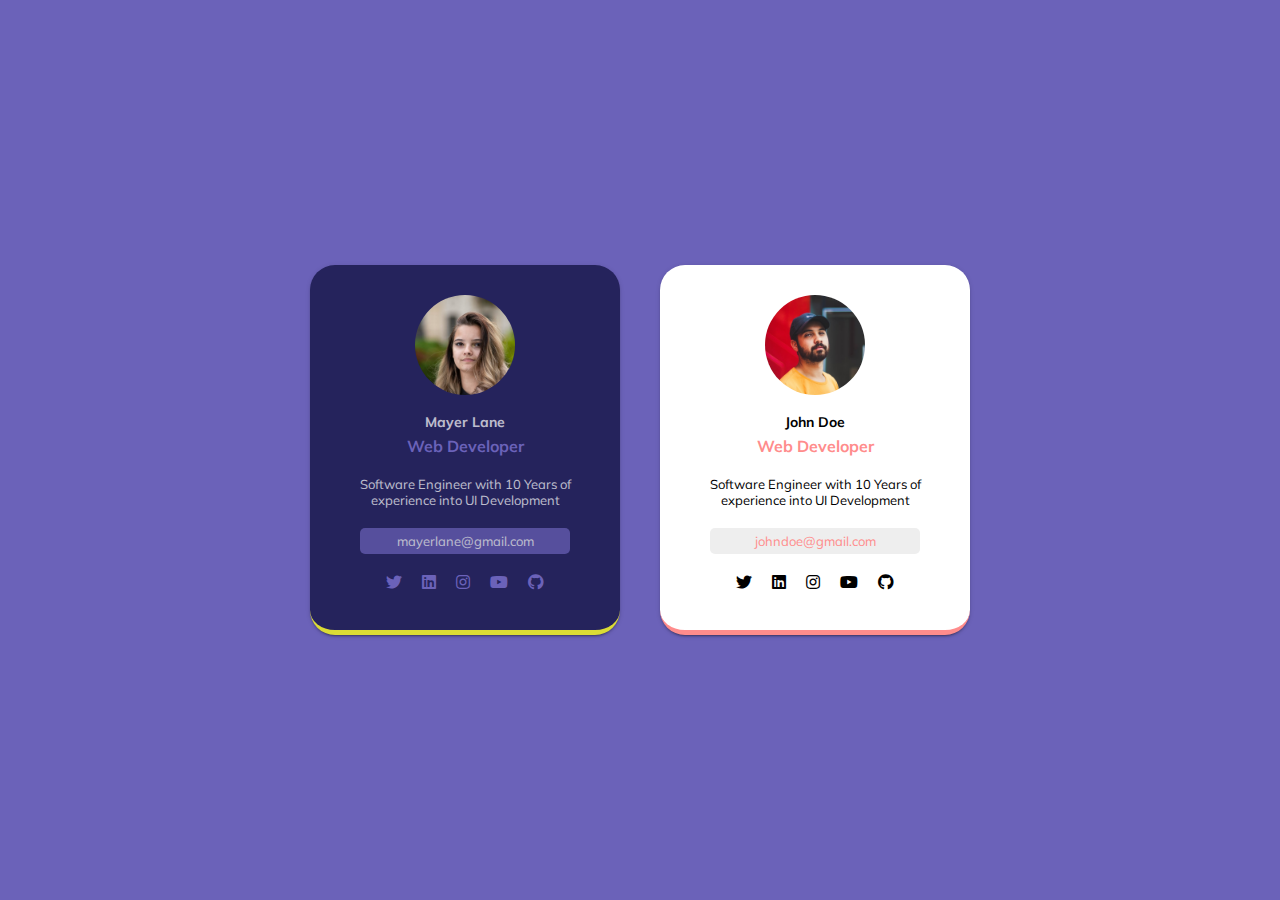
<file: cards/index.html>
<!DOCTYPE html>
<html>
  <head>
    <title>Web Tutorials</title>
    <link rel="stylesheet" href="style.css" />
  </head>
  <body>
    <div class="container">
      <div class="card dark-card">
        <img
          src="./avatar1.png"
          alt="avatar"
          height="100"
          width="100"
          class="card-avatar"
        />
        <h3 class="card-title">Mayer Lane</h3>

        <div class="card-sub-title">Web Developer</div>
        <div class="card-description">
          Software Engineer with 10 Years of experience into UI Development
        </div>
        <div class="card-email">mayerlane@gmail.com</div>
        <ul>
          <li class="fab fa-twitter"></li>
          <li class="fab fa-linkedin"></li>
          <li class="fab fa-instagram"></li>
          <li class="fab fa-youtube"></li>
          <li class="fab fa-github"></li>
        </ul>
      </div>
      <div class="card light-card">
        <img
          src="./avatar2.png"
          alt="avatar"
          height="100"
          width="100"
          class="card-avatar"
        />
        <h3 class="card-title">John Doe</h3>
        <div class="card-sub-title">Web Developer</div>
        <div class="card-description">
          Software Engineer with 10 Years of experience into UI Development
        </div>
        <div class="card-email">johndoe@gmail.com</div>
        <ul>
          <li class="fab fa-twitter"></li>
          <li class="fab fa-linkedin"></li>
          <li class="fab fa-instagram"></li>
          <li class="fab fa-youtube"></li>
          <li class="fab fa-github"></li>
        </ul>
      </div>
    </div>
  </body>
</html>
</file>
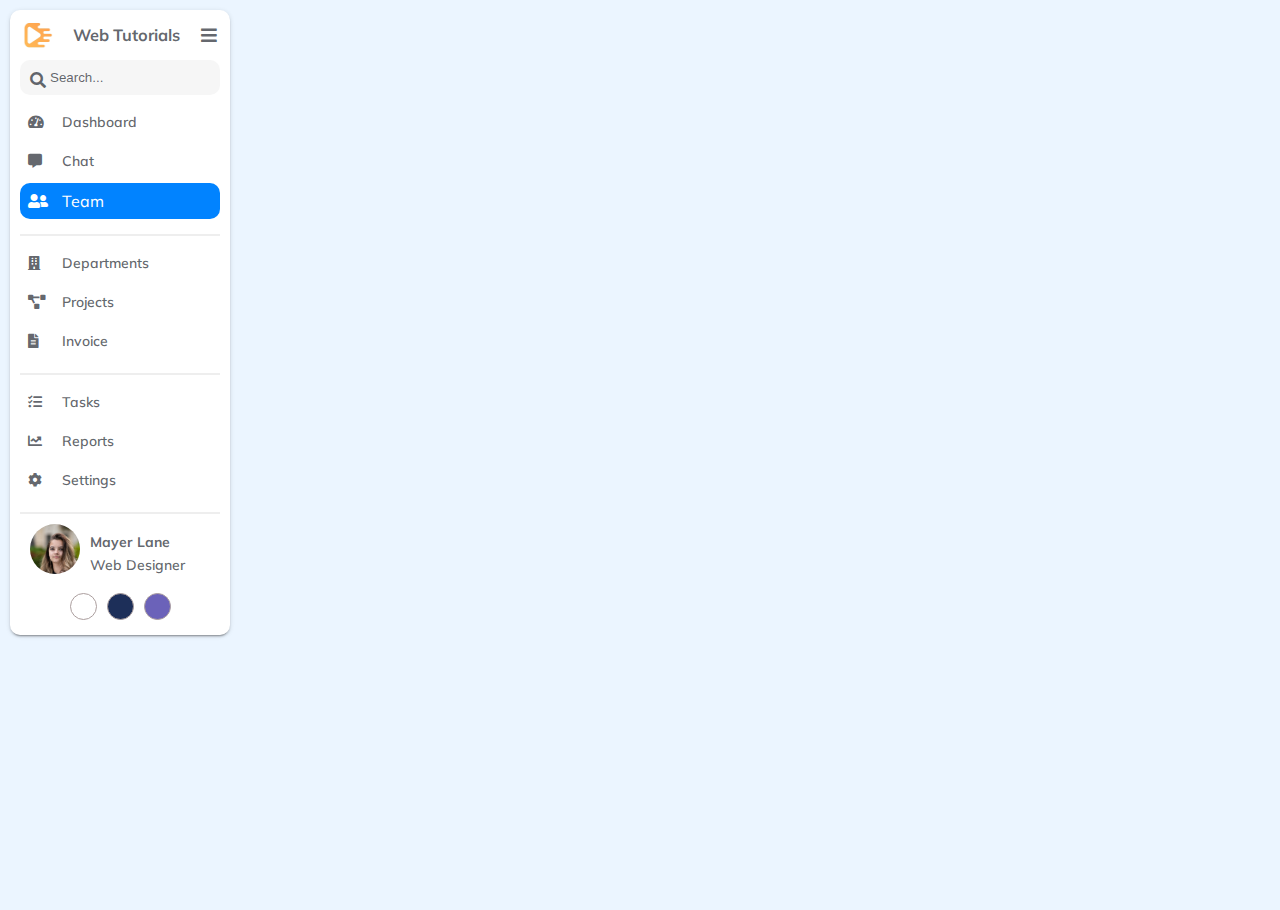
<file: responsive-sidebar-menu/index.html>
<!DOCTYPE html>
<html>
  <head>
    <title>Web Tutorials</title>
    <link rel="stylesheet" href="style.css" />
    <link rel="stylesheet" href="themes.css" />
  </head>
  <body class="light-theme">
    <main>
      <div class="menu" id="menu">
        <!-- Menu header starts here -->
        <header>
          <img src="./logo.png" height="30" width="30" />
          <h3>Web Tutorials</h3>
          <i class="fas fa-bars menu-icon" onclick="toggleMenu()"></i>
          <div onclick="toggleMenu()" class="collapse-icon">
            <i class="fas fa-chevron-down"></i>
          </div>
        </header>
        <!-- Menu search input starts here -->

        <div class="input-content">
          <i class="fas fa-search"></i>
          <input type="text" placeholder="Search..." />
        </div>

        <!-- Menu items starts here -->
        <ul>
          <li>
            <i class="fas fa-tachometer-alt"></i>
            <span>Dashboard</span>
          </li>
          <li><i class="fas fa-comment-alt"></i> <span>Chat</span></li>
          <li class="active">
            <i class="fas fa-user-friends"></i> <span>Team</span>
          </li>
        </ul>
        <ul>
          <li><i class="fas fa-building"></i> <span>Departments</span></li>
          <li><i class="fas fa-project-diagram"></i> <span>Projects</span></li>
          <li><i class="fas fa-file-alt"></i> <span>Invoice</span></li>
        </ul>
        <ul>
          <li><i class="fas fa-tasks"></i> <span>Tasks</span></li>
          <li><i class="fas fa-chart-line"></i> <span>Reports</span></li>
          <li><i class="fas fa-cog"></i> <span>Settings</span></li>
        </ul>

        <!-- User Details starts here -->
        <div class="user">
          <div class="avatar">
            <img src="./avatar.png" height="50" width="50" />
          </div>
          <div class="user-details">
            <h4>Mayer Lane</h4>
            <span>Web Designer</span>
          </div>
        </div>

        <!-- Theme buttons starts here -->
        <div class="themes">
          <span class="light" onclick="changeTheme('light-theme')"></span>
          <span class="dark" onclick="changeTheme('dark-theme')"></span>
          <span class="purple" onclick="changeTheme('purple-theme')"></span>
        </div>
      </div>
    </main>

    <script>
      let isToggleMenu = false;
      function changeTheme(themeColor) {
        for (let i = 0; i < document.body.classList.length; i++) {
          const className = document.body.classList[i];

          if (className.endsWith("-theme")) {
            document.body.classList.remove(className);
          }
        }

        document.body.classList.add(themeColor || "light-theme");
      }
      function toggleMenu() {
        if (!isToggleMenu) {
          document.getElementById("menu").classList.add("menu-responsive");
        } else {
          document.getElementById("menu").classList.remove("menu-responsive");
        }
        isToggleMenu = !isToggleMenu;
      }
    </script>
  </body>
</html>
</file>
<file: responsive-sidebar-menu/themes.css>
body.dark-theme {
  --primary-color: #1d2f59;
  --secondary-color: #3f578fcc;
  --border-color: #ababab;
  --hover-color: #fff;
  --text-color: #f3f3f3a6;
  --input-bg-color: #384f84;
  --input-text-color: #fff;
}
body.light-theme {
  --primary-color: #fff;
  --secondary-color: #0183ff;
  --border-color: #eee;
  --hover-color: #fff;
  --text-color: #090e18a6;
  --input-bg-color: #f6f6f6;
  --input-text-color: #090e18a6;
}
body.purple-theme {
  --primary-color: #6b62b9;
  --secondary-color: #ffffff;
  --border-color: #ababab;
  --hover-color: #6b62b9;
  --text-color: #f3f3f3a6;
  --input-bg-color: #c3c0df;
  --input-text-color: #fff;
}
</file>
<file: cards/style.css>
/**
* Font awesome css file for displaying icons
* Google fonts css file for font
**/
@import url("https://cdnjs.cloudflare.com/ajax/libs/font-awesome/5.15.3/css/all.min.css");
@import url("https://fonts.googleapis.com/css?family=Muli:300,400,600,700");

html,
body {
  font-family: "Muli", "Helvetica Neue", "Arial", "sans-serif";
  margin: 0;
  padding: 0;
  height: 100%;
}
.container {
  display: flex;
  align-items: center;
  justify-content: center;
  width: 100%;
  height: 100%;
  flex: 1;
  background-color: #6b62b9;
}

.card {
  width: 250px;
  margin: 20px;
  padding: 30px;
  border-radius: 25px;
  text-align: center;
  box-shadow: 0 3px 1px -2px #0003, 0 2px 2px #00000024, 0 1px 5px #0000001f;
}
.card .card-avatar {
  border-radius: 50%;
  object-fit: cover;
}
.card-title {
  margin-bottom: 5px;
  font-size: 14px;
}
.card-description {
  font-size: 13px;
  margin: 20px 0;
}
.card-email {
  font-size: 13px;
  background-color: #eee;
  border-radius: 5px;
  padding: 8px 5px;
  margin: 10px 20px;
  line-height: 10px;
}
ul {
  margin: 0;
  padding: 0;
  display: flex;
  justify-content: center;
}
ul li {
  padding: 10px;
}

/** Dark Card Styles*/
.dark-card {
  background-color: #25235c;
  border-bottom: 5px solid #dbdb35;
}
.dark-card .card-title,
.dark-card .card-description,
.dark-card .card-email {
  color: #fff;
  opacity: 0.7;
}
.dark-card ul {
  color: #6b62b9;
}
.dark-card .card-sub-title {
  color: #6b62b9;
  font-weight: 700;
}
.dark-card .card-email {
  background-color: #6b62b9;
}

/** Light Card Styles*/

.light-card {
  background-color: #fff;
  border-bottom: 5px solid #ff8c8c;
}
.light-card .card-sub-title {
  color: #ff8c8c;
  font-weight: 700;
}
.light-card .card-email {
  color: #ff8c8c;
}
</file>
<file: responsive-sidebar-menu/style.css>
/**
* Font awesome css file for displaying icons
* Google fonts css file for font
**/
@import url("https://cdnjs.cloudflare.com/ajax/libs/font-awesome/5.15.3/css/all.min.css");
@import url("https://fonts.googleapis.com/css?family=Muli:300,400,600,700");

html,
body {
  font-family: "Muli", "Helvetica Neue", "Arial", "sans-serif";
  margin: 0;
  padding: 0;
  height: 100%;
  background-color: #ebf5ff;
}
.menu {
  display: flex;
  flex-direction: column;
  width: 200px;
  margin: 10px;
  background: var(--primary-color);
  border-radius: 10px;
  padding: 10px;
  box-shadow: 0 3px 1px -2px #0003, 0 2px 2px #00000024, 0 1px 5px #0000001f;
  transition: 0.2s linear all;
}

/* Menu Header styles */
.menu header {
  display: flex;
  color: var(--text-color);
  font-size: 14px;
  padding-bottom: 10px;
  align-items: center;
  justify-content: space-around;
  position: relative;
}
.menu header h3 {
  margin: 0 15px;
}
.menu header .menu-icon {
  font-size: 18px;
  cursor: pointer;
}
.menu header .collapse-icon {
  display: none;
}

/* Menu input styles */
.input-content {
  position: relative;
}
.input-content i {
  position: absolute;
  left: 10px;
  top: 12px;
  color: var(--text-color);
}
input {
  border-radius: 10px;
  padding: 10px;
  border: none;
  width: 80%;
  outline: none;
  padding-left: 30px;
  color: var(--input-text-color);
  background-color: var(--input-bg-color);
}
input::placeholder {
  color: var(--input-text-color);
}

/* Menu Item Styles */
ul {
  list-style: none;
  margin: 0;
  padding: 10px 0;
  border-bottom: 2px solid var(--border-color);
}
ul:first-child {
  padding: 0;
}
ul:last-child {
  border: none;
}
ul li {
  padding: 8px;
  margin-bottom: 5px;
  cursor: pointer;
}
ul li.active,
ul li:hover {
  border-radius: 10px;
  background: var(--secondary-color);
  color: var(--hover-color);
  transition: 0.2s linear all;
}
ul li:not(.active) {
  color: var(--text-color);
  font-weight: 600;
  font-size: 14px;
}
ul li i {
  width: 20px;
}
ul li span {
  padding: 0 10px;
}

/* Menu user styles */
.user {
  display: flex;
  align-items: center;
  padding: 10px;
}
.user .avatar img {
  border-radius: 50%;
  object-fit: cover;
}
.user h4 {
  margin: 5px 0;
}
.user .user-details {
  padding: 0 10px;
  font-size: 14px;
  color: var(--text-color);
  font-weight: 600;
}

/* Theme styles */
.themes {
  display: flex;
  justify-content: center;
}
.themes .light,
.themes .dark,
.themes .purple {
  padding: 10px;
  border-radius: 50%;
  width: 5px;
  height: 5px;
  margin: 5px;
  cursor: pointer;
  border: 1px solid #ab9e9e;
}
.themes .light {
  background-color: #fff;
}
.themes .dark {
  background-color: #1d2f59;
}
.themes .purple {
  background-color: #6b62b9;
}

/* Responsive menu styles */
.menu-responsive {
  width: 50px;
  align-items: center;
}
.menu-responsive header h3,
.menu-responsive ul li span,
.menu-responsive .user-details {
  display: none;
}
.menu-responsive input {
  width: 0;
}
.menu-responsive ul li {
  position: relative;
  font-size: 18px;
  padding: 6px;
}
.menu-responsive ul li:hover > span {
  display: flex !important;
  position: absolute;
  background: var(--primary-color);
  border-radius: 5px;
  left: 60px;
  top: 5px;
  box-shadow: 0 3px 1px -2px #0003, 0 2px 2px #00000024, 0 1px 5px #0000001f;
  font-size: 14px;
  padding: 5px 15px;
  color: var(--text-color);
}

/* Responsive Theme styles */
.menu-responsive .themes .light,
.menu-responsive .themes .dark,
.menu-responsive .themes .purple {
  padding: 5px;
  margin: 2px;
}

/* Responsive Header Menu and Collapsable menu styles */
.menu-responsive header .menu-icon {
  display: none;
}
.menu-responsive header .collapse-icon {
  display: flex !important;
  position: absolute;
  background: var(--primary-color);
  border-radius: 50%;
  left: 52px;
  top: -10px;
  box-shadow: 0 3px 1px -2px #0003, 0 2px 2px #00000024, 0 1px 5px #0000001f;
  font-size: 14px;
  color: var(--text-color);
  height: 30px;
  width: 30px;
  align-items: center;
  justify-content: center;
}
.menu-responsive header .collapse-icon i {
  transform: rotate(270deg);
  cursor: pointer;
}
</file>
